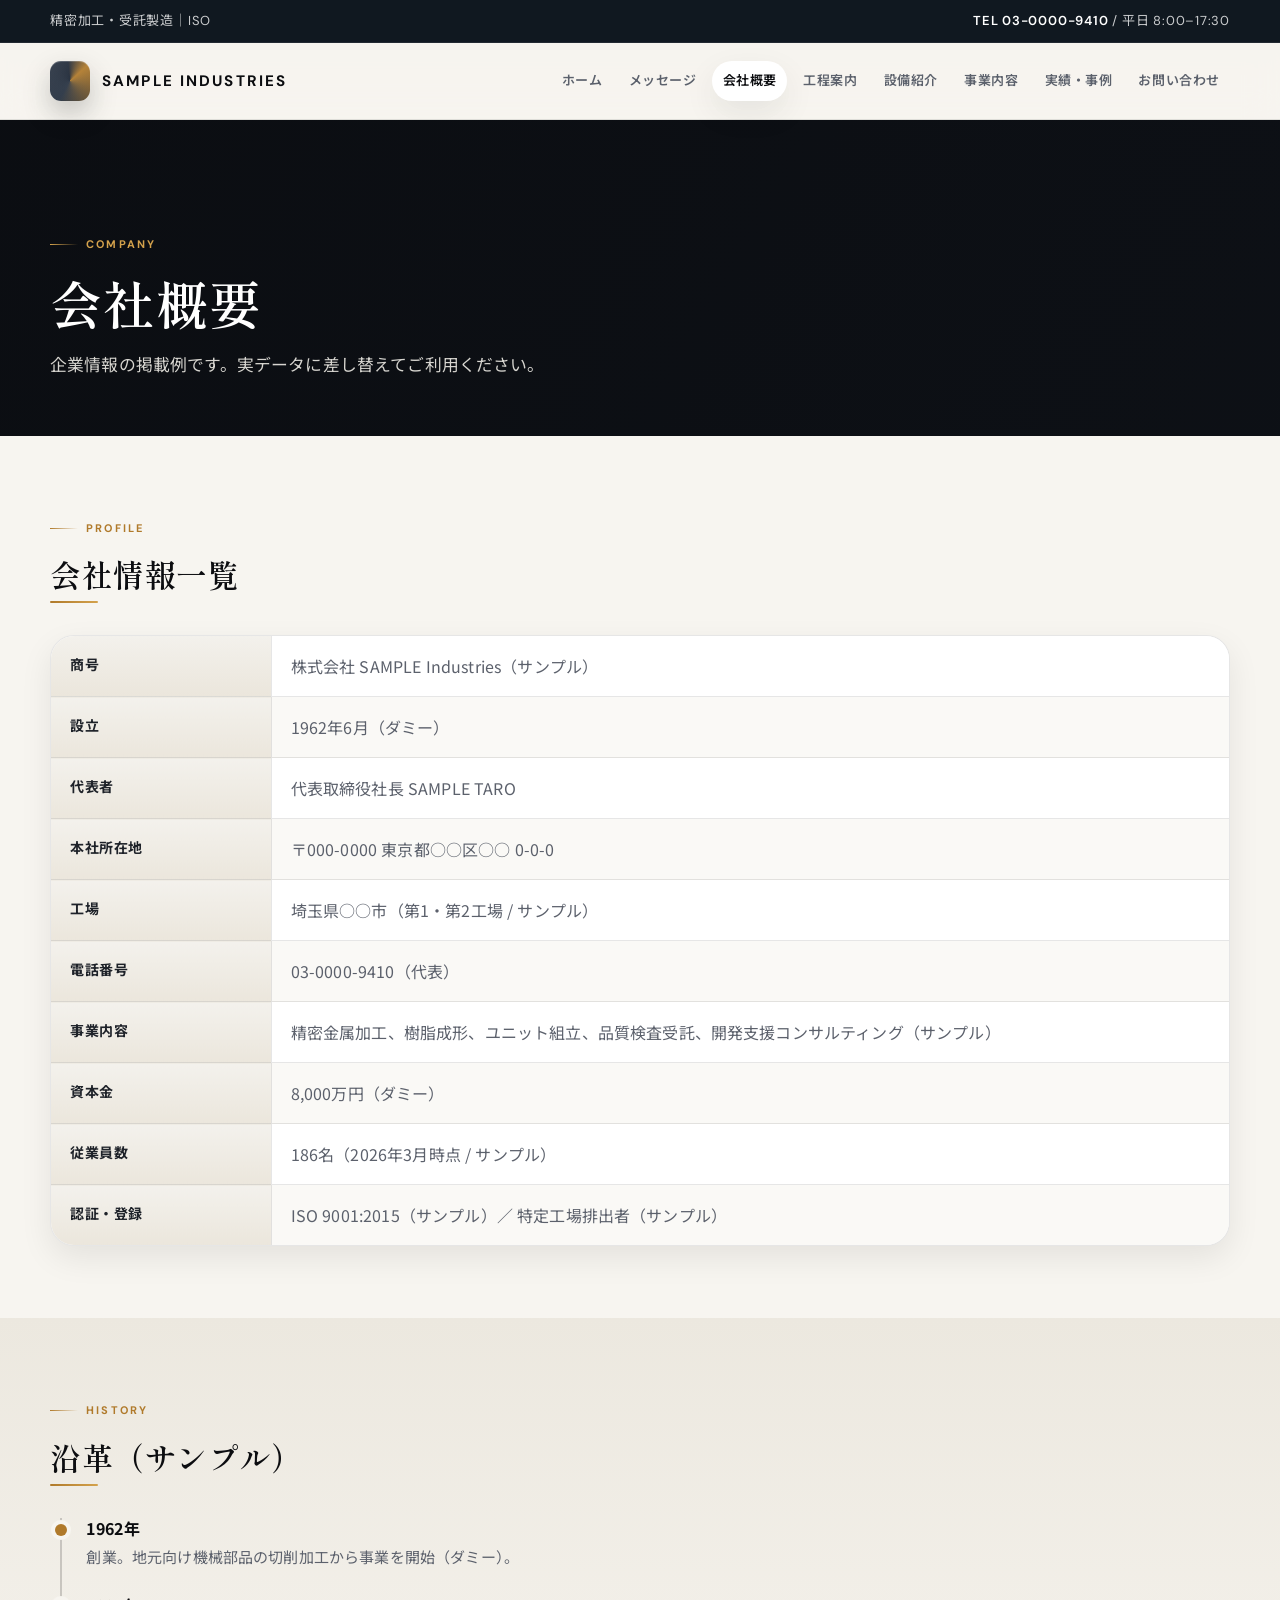
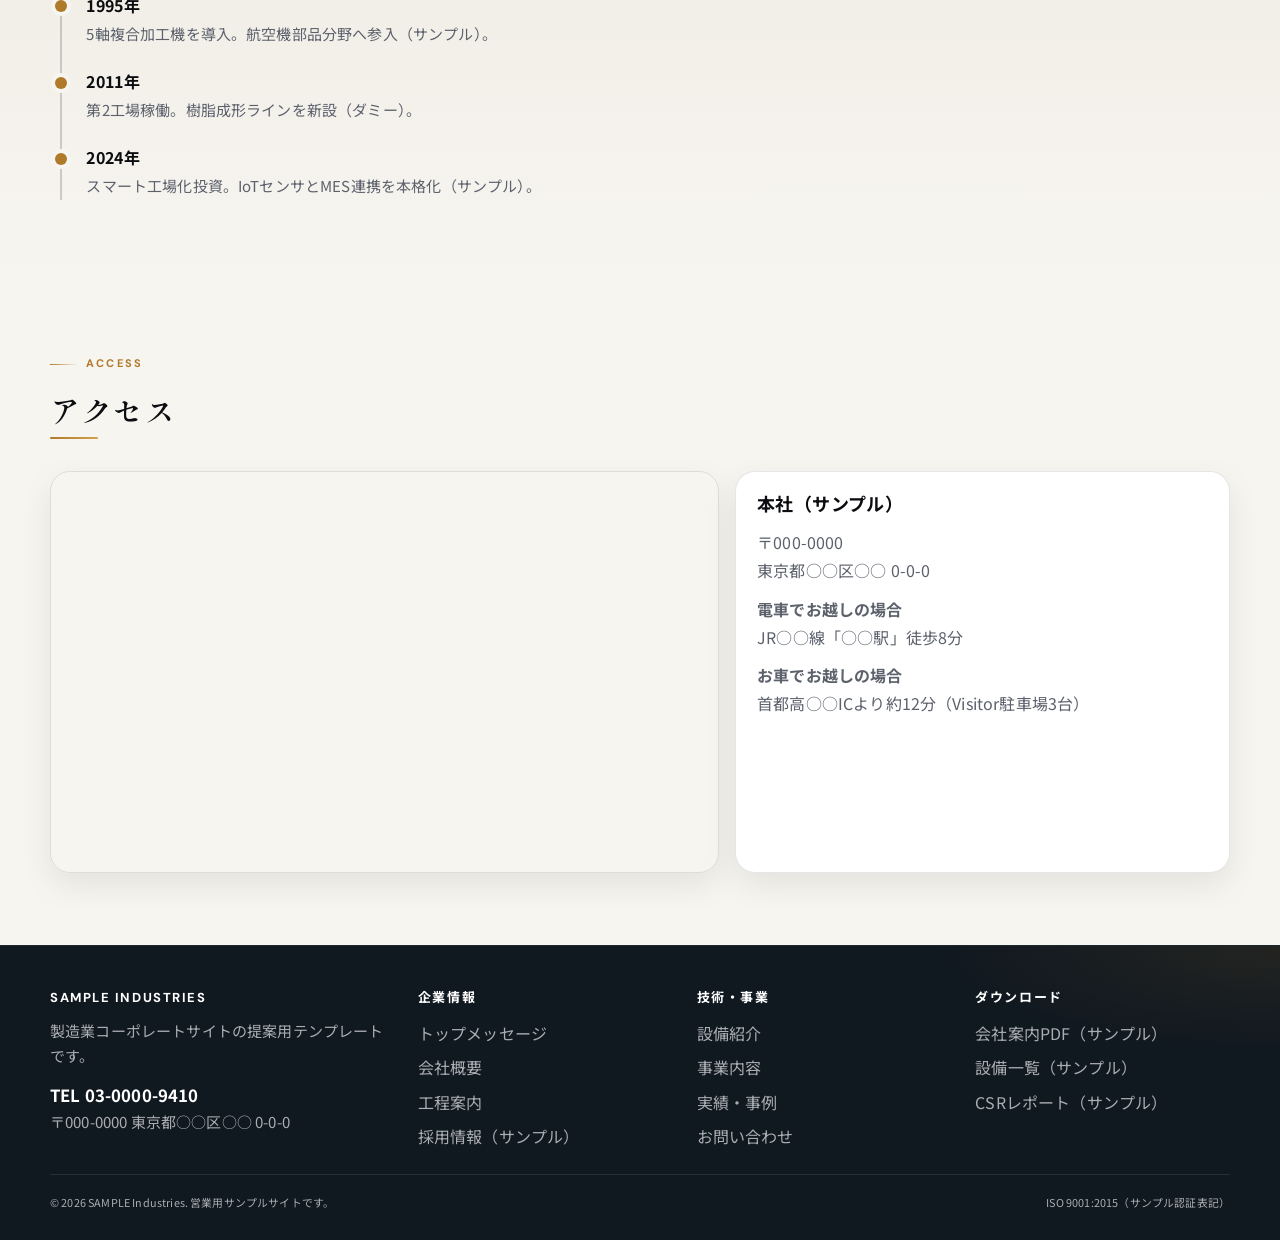
<file: company.html>
<!doctype html>
<html lang="ja">
  <head>
    <meta charset="UTF-8" />
    <meta name="viewport" content="width=device-width, initial-scale=1.0" />
    <title>会社概要 | SAMPLE Industries</title>
    <link rel="preconnect" href="https://fonts.googleapis.com" />
    <link rel="preconnect" href="https://fonts.gstatic.com" crossorigin />
    <link
      href="https://fonts.googleapis.com/css2?family=DM+Sans:ital,opsz,wght@0,9..40,400;0,9..40,500;0,9..40,600;0,9..40,700&family=Noto+Sans+JP:wght@400;500;600;700&family=Shippori+Mincho:wght@500;600;700&display=swap"
      rel="stylesheet"
    />
    <link rel="stylesheet" href="assets/css/style.css" />
  </head>
  <body>
    <div class="topbar">
      <div class="container topbar-inner">
        <div>精密加工・受託製造｜ISO</div>
        <div><strong>TEL 03-0000-9410</strong> / 平日 8:00–17:30</div>
      </div>
    </div>
    <header class="site-header">
      <div class="container header-inner">
        <a href="index.html" class="brand">
          <span class="brand-mark" aria-hidden="true"></span>
          <span>SAMPLE Industries</span>
        </a>
        <button class="nav-toggle" type="button" aria-label="メニューを開く" aria-expanded="false">Menu</button>
        <nav class="global-nav">
          <div class="global-nav__scroll">
          <a href="index.html">ホーム</a>
          <a href="about.html">メッセージ</a>
          <a href="company.html" class="is-active">会社概要</a>
          <a href="process.html">工程案内</a>
          <a href="equipment.html">設備紹介</a>
          <a href="services.html">事業内容</a>
          <a href="works.html">実績・事例</a>
          <a href="contact.html" class="global-nav__contact-link">お問い合わせ</a>
          </div>
          <div class="mobile-nav-cta">
            <div class="mobile-nav-cta__card">
              <p class="mobile-nav-cta__title">
                加工・製造に関するお悩みは、なんでもお気軽にご相談ください！
              </p>
              <a href="contact.html" class="mobile-nav-cta__btn">
                フォームで相談する
                <span class="mobile-nav-cta__btn-icon" aria-hidden="true">▶</span>
              </a>
              <p class="mobile-nav-cta__tel">
                <a href="tel:+81300009410">
                  <svg viewBox="0 0 24 24" width="24" height="24" aria-hidden="true">
                    <path
                      d="M6.62 10.79c1.44 2.83 3.76 5.14 6.59 6.59l2.2-2.2c.27-.27.67-.36 1.02-.24 1.12.37 2.33.57 3.57.57.55 0 1 .45 1 1V20c0 .55-.45 1-1 1-9.39 0-17-7.61-17-17 0-.55.45-1 1-1h3.5c.55 0 1 .45 1 1 0 1.25.2 2.45.57 3.57.11.35.03.74-.25 1.02l-2.2 2.2z"
                    />
                  </svg>
                  03-0000-9410
                </a>
              </p>
              <p class="mobile-nav-cta__hours">お電話でのご相談はこちら（土日を除く 平日8:00〜17:30）</p>
            </div>
          </div>
        </nav>
      </div>
    </header>

    <main>
      <section class="sub-hero bg-image-section" style="--bg-image: url('https://images.unsplash.com/photo-1486406146926-c627a92ad1ab?auto=format&fit=crop&w=2000&q=80')">
        <div class="container">
          <span class="eyebrow">Company</span>
          <h1>会社概要</h1>
          <p class="lead">企業情報の掲載例です。実データに差し替えてご利用ください。</p>
        </div>
      </section>

      <section>
        <div class="container">
          <div class="section-head">
            <span class="eyebrow">Profile</span>
            <h2>会社情報一覧</h2>
          </div>
          <div class="profile-table-wrap">
            <table class="profile-table">
              <tbody>
                <tr>
                  <th>商号</th>
                  <td>株式会社 SAMPLE Industries（サンプル）</td>
                </tr>
                <tr>
                  <th>設立</th>
                  <td>1962年6月（ダミー）</td>
                </tr>
                <tr>
                  <th>代表者</th>
                  <td>代表取締役社長 SAMPLE TARO</td>
                </tr>
                <tr>
                  <th>本社所在地</th>
                  <td>〒000-0000 東京都○○区○○ 0-0-0</td>
                </tr>
                <tr>
                  <th>工場</th>
                  <td>埼玉県○○市（第1・第2工場 / サンプル）</td>
                </tr>
                <tr>
                  <th>電話番号</th>
                  <td>03-0000-9410（代表）</td>
                </tr>
                <tr>
                  <th>事業内容</th>
                  <td>精密金属加工、樹脂成形、ユニット組立、品質検査受託、開発支援コンサルティング（サンプル）</td>
                </tr>
                <tr>
                  <th>資本金</th>
                  <td>8,000万円（ダミー）</td>
                </tr>
                <tr>
                  <th>従業員数</th>
                  <td>186名（2026年3月時点 / サンプル）</td>
                </tr>
                <tr>
                  <th>認証・登録</th>
                  <td>ISO 9001:2015（サンプル）／ 特定工場排出者（サンプル）</td>
                </tr>
              </tbody>
            </table>
          </div>
        </div>
      </section>

      <section class="section-muted">
        <div class="container">
          <div class="section-head">
            <span class="eyebrow">History</span>
            <h2>沿革（サンプル）</h2>
          </div>
          <div class="timeline">
            <div class="timeline-item">
              <h3>1962年</h3>
              <p>創業。地元向け機械部品の切削加工から事業を開始（ダミー）。</p>
            </div>
            <div class="timeline-item">
              <h3>1995年</h3>
              <p>5軸複合加工機を導入。航空機部品分野へ参入（サンプル）。</p>
            </div>
            <div class="timeline-item">
              <h3>2011年</h3>
              <p>第2工場稼働。樹脂成形ラインを新設（ダミー）。</p>
            </div>
            <div class="timeline-item">
              <h3>2024年</h3>
              <p>スマート工場化投資。IoTセンサとMES連携を本格化（サンプル）。</p>
            </div>
          </div>
        </div>
      </section>

      <section>
        <div class="container">
          <div class="section-head">
            <span class="eyebrow">Access</span>
            <h2>アクセス</h2>
          </div>
          <div class="access-grid">
            <div class="map-frame">
              <iframe
                title="本社周辺地図（サンプル）"
                loading="lazy"
                referrerpolicy="no-referrer-when-downgrade"
                src="https://www.google.com/maps/embed?pb=!1m18!1m12!1m3!1d3240.827853398567!2d139.76493687577527!3d35.68123637258728!2m3!1f0!2f0!3f0!3m2!1i1024!2i768!4f13.1!3m3!1m2!1s0x60188bfbd89f700b%3A0x277c49ba34ed38!2z5p2x5Lqs6aeF!5e0!3m2!1sja!2sjp!4v1710000000000!5m2!1sja!2sjp"
              ></iframe>
            </div>
            <div class="access-card">
              <h3>本社（サンプル）</h3>
              <p>〒000-0000<br />東京都○○区○○ 0-0-0</p>
              <p><strong>電車でお越しの場合</strong><br />JR○○線「○○駅」徒歩8分</p>
              <p><strong>お車でお越しの場合</strong><br />首都高○○ICより約12分（Visitor駐車場3台）</p>
            </div>
          </div>
        </div>
      </section>
    </main>

    <footer class="site-footer">
      <div class="container">
        <div class="footer-grid">
          <div class="footer-col footer-contact">
            <h3>SAMPLE Industries</h3>
            <p>製造業コーポレートサイトの提案用テンプレートです。</p>
            <p><strong>TEL 03-0000-9410</strong><br />〒000-0000 東京都○○区○○ 0-0-0</p>
          </div>
          <div class="footer-col">
            <h3>企業情報</h3>
            <ul>
              <li><a href="about.html">トップメッセージ</a></li>
              <li><a href="company.html">会社概要</a></li>
              <li><a href="process.html">工程案内</a></li>
              <li><a href="recruit.html">採用情報（サンプル）</a></li>
            </ul>
          </div>
          <div class="footer-col">
            <h3>技術・事業</h3>
            <ul>
              <li><a href="equipment.html">設備紹介</a></li>
              <li><a href="services.html">事業内容</a></li>
              <li><a href="works.html">実績・事例</a></li>
              <li><a href="contact.html">お問い合わせ</a></li>
            </ul>
          </div>
          <div class="footer-col">
            <h3>ダウンロード</h3>
            <ul>
              <li><a href="contact.html">会社案内PDF（サンプル）</a></li>
              <li><a href="contact.html">設備一覧（サンプル）</a></li>
              <li><a href="contact.html">CSRレポート（サンプル）</a></li>
            </ul>
          </div>
        </div>
        <div class="footer-bottom">
          <small>© 2026 SAMPLE Industries. 営業用サンプルサイトです。</small>
          <small>ISO 9001:2015（サンプル認証表記）</small>
        </div>
      </div>
    </footer>

    <script src="assets/js/main.js"></script>
  </body>
</html>
</file>
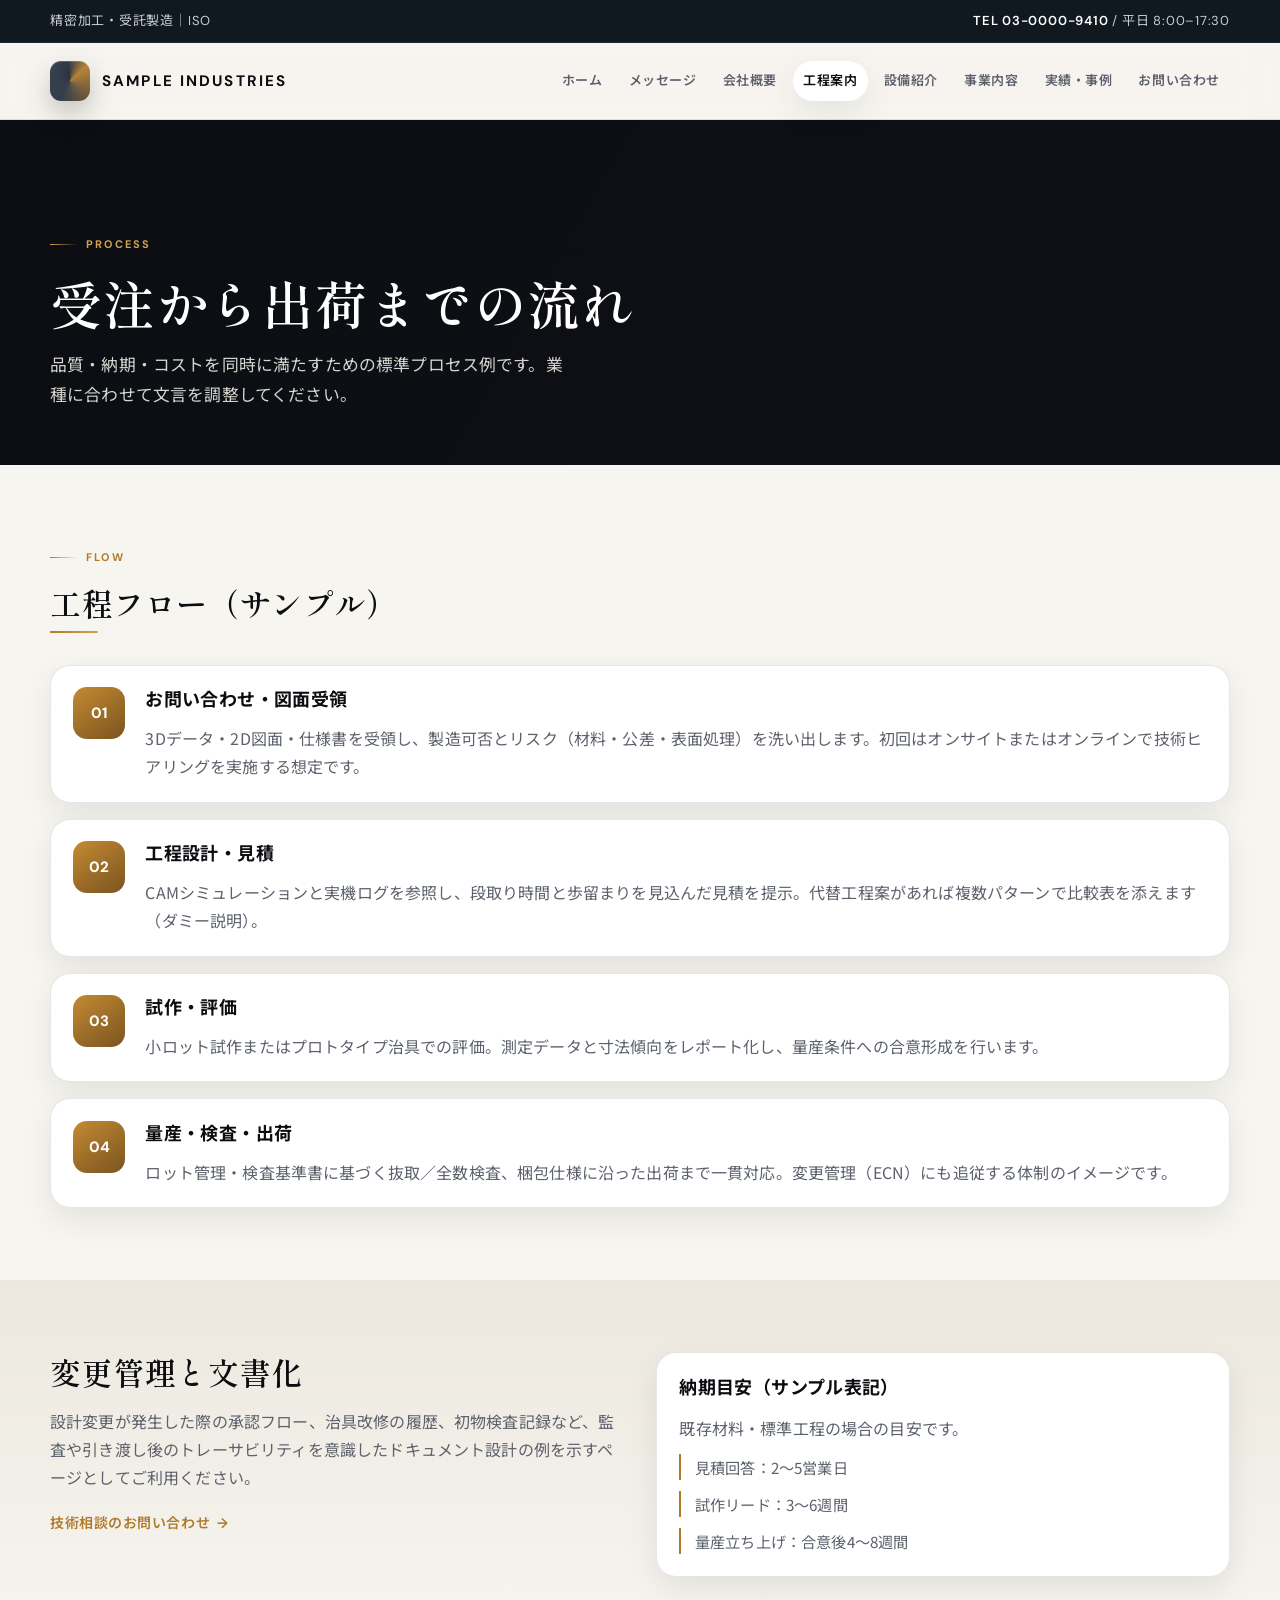
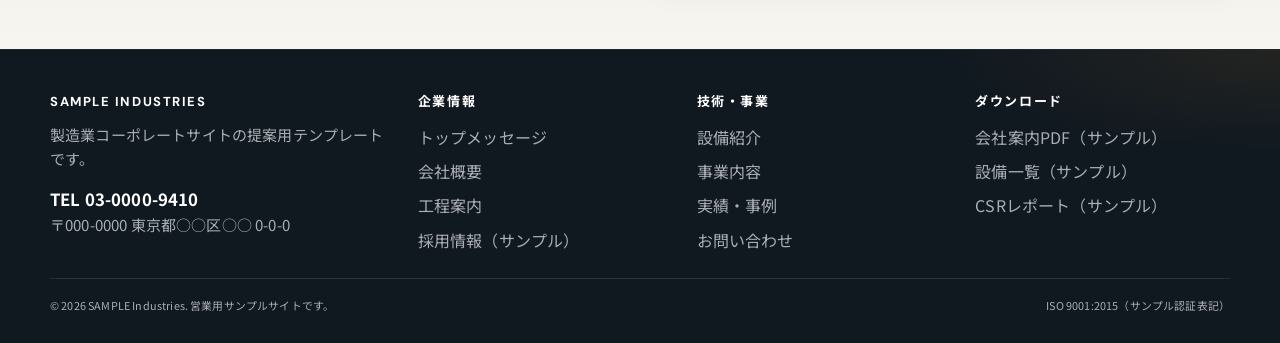
<file: process.html>
<!doctype html>
<html lang="ja">
  <head>
    <meta charset="UTF-8" />
    <meta name="viewport" content="width=device-width, initial-scale=1.0" />
    <title>工程案内 | SAMPLE Industries</title>
    <link rel="preconnect" href="https://fonts.googleapis.com" />
    <link rel="preconnect" href="https://fonts.gstatic.com" crossorigin />
    <link
      href="https://fonts.googleapis.com/css2?family=DM+Sans:ital,opsz,wght@0,9..40,400;0,9..40,500;0,9..40,600;0,9..40,700&family=Noto+Sans+JP:wght@400;500;600;700&family=Shippori+Mincho:wght@500;600;700&display=swap"
      rel="stylesheet"
    />
    <link rel="stylesheet" href="assets/css/style.css" />
  </head>
  <body>
    <div class="topbar">
      <div class="container topbar-inner">
        <div>精密加工・受託製造｜ISO</div>
        <div><strong>TEL 03-0000-9410</strong> / 平日 8:00–17:30</div>
      </div>
    </div>
    <header class="site-header">
      <div class="container header-inner">
        <a href="index.html" class="brand">
          <span class="brand-mark" aria-hidden="true"></span>
          <span>SAMPLE Industries</span>
        </a>
        <button class="nav-toggle" type="button" aria-label="メニューを開く" aria-expanded="false">Menu</button>
        <nav class="global-nav">
          <div class="global-nav__scroll">
          <a href="index.html">ホーム</a>
          <a href="about.html">メッセージ</a>
          <a href="company.html">会社概要</a>
          <a href="process.html" class="is-active">工程案内</a>
          <a href="equipment.html">設備紹介</a>
          <a href="services.html">事業内容</a>
          <a href="works.html">実績・事例</a>
          <a href="contact.html" class="global-nav__contact-link">お問い合わせ</a>
          </div>
          <div class="mobile-nav-cta">
            <div class="mobile-nav-cta__card">
              <p class="mobile-nav-cta__title">
                加工・製造に関するお悩みは、なんでもお気軽にご相談ください！
              </p>
              <a href="contact.html" class="mobile-nav-cta__btn">
                フォームで相談する
                <span class="mobile-nav-cta__btn-icon" aria-hidden="true">▶</span>
              </a>
              <p class="mobile-nav-cta__tel">
                <a href="tel:+81300009410">
                  <svg viewBox="0 0 24 24" width="24" height="24" aria-hidden="true">
                    <path
                      d="M6.62 10.79c1.44 2.83 3.76 5.14 6.59 6.59l2.2-2.2c.27-.27.67-.36 1.02-.24 1.12.37 2.33.57 3.57.57.55 0 1 .45 1 1V20c0 .55-.45 1-1 1-9.39 0-17-7.61-17-17 0-.55.45-1 1-1h3.5c.55 0 1 .45 1 1 0 1.25.2 2.45.57 3.57.11.35.03.74-.25 1.02l-2.2 2.2z"
                    />
                  </svg>
                  03-0000-9410
                </a>
              </p>
              <p class="mobile-nav-cta__hours">お電話でのご相談はこちら（土日を除く 平日8:00〜17:30）</p>
            </div>
          </div>
        </nav>
      </div>
    </header>

    <main>
      <section class="sub-hero bg-image-section" style="--bg-image: url('https://images.unsplash.com/photo-1611273426858-450d8e3c9fce?auto=format&fit=crop&w=2000&q=80')">
        <div class="container">
          <span class="eyebrow">Process</span>
          <h1>受注から出荷までの流れ</h1>
          <p class="lead">品質・納期・コストを同時に満たすための標準プロセス例です。業種に合わせて文言を調整してください。</p>
        </div>
      </section>

      <section>
        <div class="container">
          <div class="section-head">
            <span class="eyebrow">Flow</span>
            <h2>工程フロー（サンプル）</h2>
          </div>
          <div class="process-track">
            <article class="process-step">
              <div class="process-step__badge">01</div>
              <div>
                <h3>お問い合わせ・図面受領</h3>
                <p>
                  3Dデータ・2D図面・仕様書を受領し、製造可否とリスク（材料・公差・表面処理）を洗い出します。初回はオンサイトまたはオンラインで技術ヒアリングを実施する想定です。
                </p>
              </div>
            </article>
            <article class="process-step">
              <div class="process-step__badge">02</div>
              <div>
                <h3>工程設計・見積</h3>
                <p>
                  CAMシミュレーションと実機ログを参照し、段取り時間と歩留まりを見込んだ見積を提示。代替工程案があれば複数パターンで比較表を添えます（ダミー説明）。
                </p>
              </div>
            </article>
            <article class="process-step">
              <div class="process-step__badge">03</div>
              <div>
                <h3>試作・評価</h3>
                <p>
                  小ロット試作またはプロトタイプ治具での評価。測定データと寸法傾向をレポート化し、量産条件への合意形成を行います。
                </p>
              </div>
            </article>
            <article class="process-step">
              <div class="process-step__badge">04</div>
              <div>
                <h3>量産・検査・出荷</h3>
                <p>
                  ロット管理・検査基準書に基づく抜取／全数検査、梱包仕様に沿った出荷まで一貫対応。変更管理（ECN）にも追従する体制のイメージです。
                </p>
              </div>
            </article>
          </div>
        </div>
      </section>

      <section class="section-muted">
        <div class="container hero-grid">
          <div class="text-block">
            <h2>変更管理と文書化</h2>
            <p>
              設計変更が発生した際の承認フロー、治具改修の履歴、初物検査記録など、監査や引き渡し後のトレーサビリティを意識したドキュメント設計の例を示すページとしてご利用ください。
            </p>
            <p><a href="contact.html" class="section-link">技術相談のお問い合わせ</a></p>
          </div>
          <div class="card">
            <h3>納期目安（サンプル表記）</h3>
            <p style="margin-bottom: 0.75rem">既存材料・標準工程の場合の目安です。</p>
            <ul class="feature-list" style="margin-top: 0">
              <li>見積回答：2〜5営業日</li>
              <li>試作リード：3〜6週間</li>
              <li>量産立ち上げ：合意後4〜8週間</li>
            </ul>
          </div>
        </div>
      </section>
    </main>

    <footer class="site-footer">
      <div class="container">
        <div class="footer-grid">
          <div class="footer-col footer-contact">
            <h3>SAMPLE Industries</h3>
            <p>製造業コーポレートサイトの提案用テンプレートです。</p>
            <p><strong>TEL 03-0000-9410</strong><br />〒000-0000 東京都○○区○○ 0-0-0</p>
          </div>
          <div class="footer-col">
            <h3>企業情報</h3>
            <ul>
              <li><a href="about.html">トップメッセージ</a></li>
              <li><a href="company.html">会社概要</a></li>
              <li><a href="process.html">工程案内</a></li>
              <li><a href="recruit.html">採用情報（サンプル）</a></li>
            </ul>
          </div>
          <div class="footer-col">
            <h3>技術・事業</h3>
            <ul>
              <li><a href="equipment.html">設備紹介</a></li>
              <li><a href="services.html">事業内容</a></li>
              <li><a href="works.html">実績・事例</a></li>
              <li><a href="contact.html">お問い合わせ</a></li>
            </ul>
          </div>
          <div class="footer-col">
            <h3>ダウンロード</h3>
            <ul>
              <li><a href="contact.html">会社案内PDF（サンプル）</a></li>
              <li><a href="contact.html">設備一覧（サンプル）</a></li>
              <li><a href="contact.html">CSRレポート（サンプル）</a></li>
            </ul>
          </div>
        </div>
        <div class="footer-bottom">
          <small>© 2026 SAMPLE Industries. 営業用サンプルサイトです。</small>
          <small>ISO 9001:2015（サンプル認証表記）</small>
        </div>
      </div>
    </footer>

    <script src="assets/js/main.js"></script>
  </body>
</html>
</file>
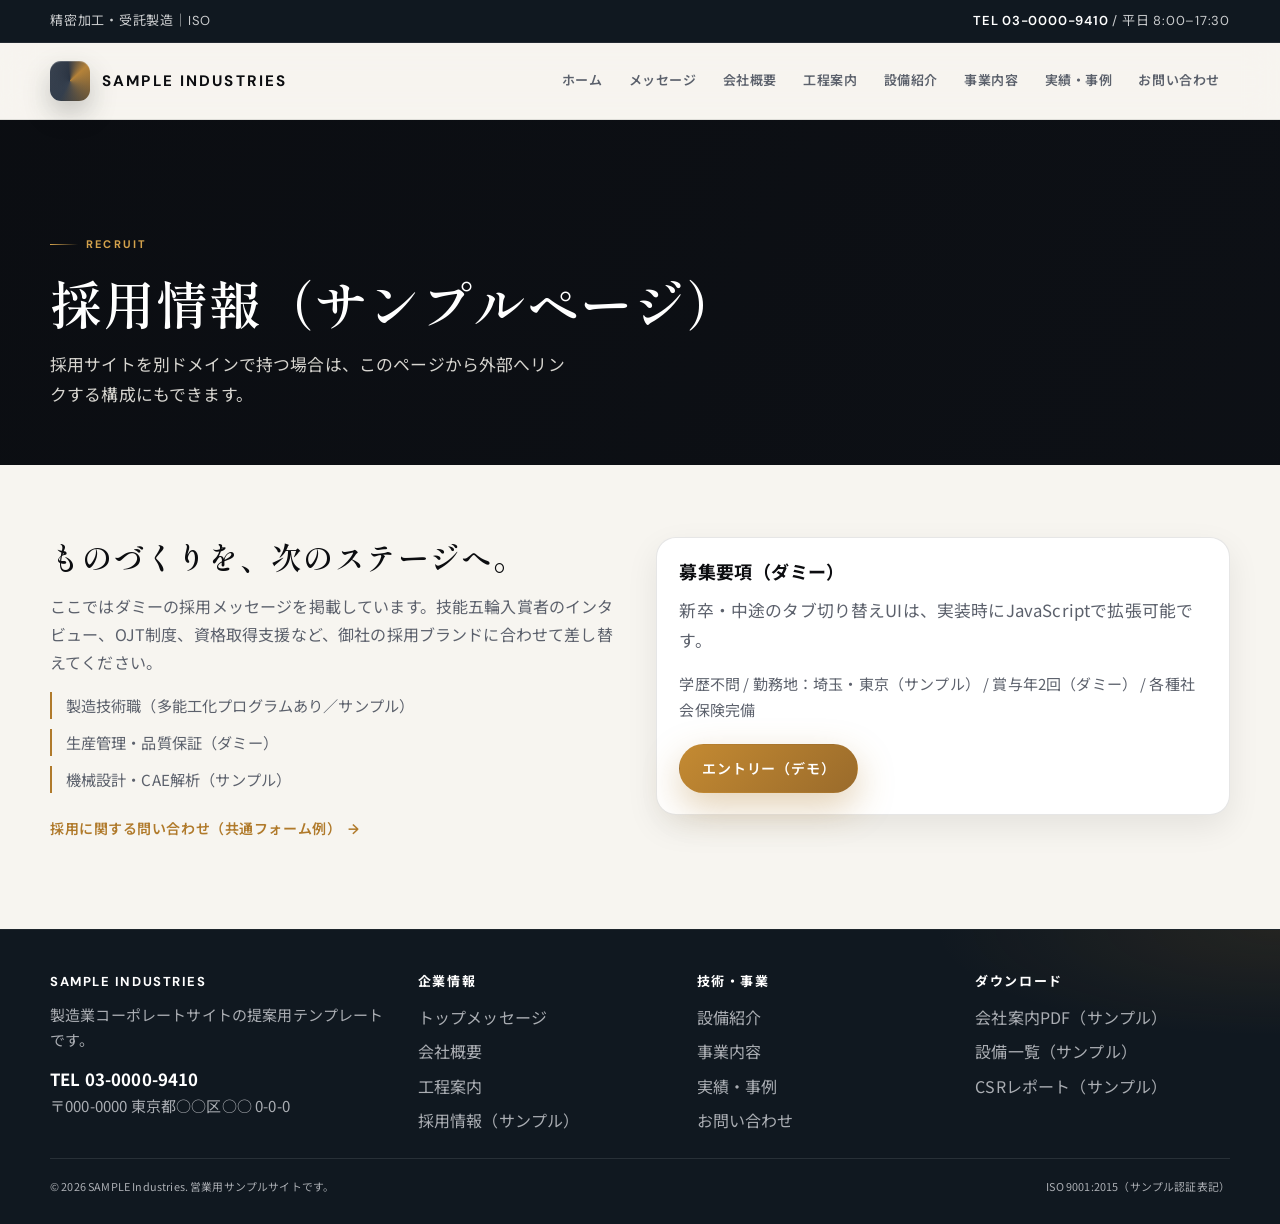
<file: recruit.html>
<!doctype html>
<html lang="ja">
  <head>
    <meta charset="UTF-8" />
    <meta name="viewport" content="width=device-width, initial-scale=1.0" />
    <title>採用情報（サンプル） | SAMPLE Industries</title>
    <link rel="preconnect" href="https://fonts.googleapis.com" />
    <link rel="preconnect" href="https://fonts.gstatic.com" crossorigin />
    <link
      href="https://fonts.googleapis.com/css2?family=DM+Sans:ital,opsz,wght@0,9..40,400;0,9..40,500;0,9..40,600;0,9..40,700&family=Noto+Sans+JP:wght@400;500;600;700&family=Shippori+Mincho:wght@500;600;700&display=swap"
      rel="stylesheet"
    />
    <link rel="stylesheet" href="assets/css/style.css" />
  </head>
  <body>
    <div class="topbar">
      <div class="container topbar-inner">
        <div>精密加工・受託製造｜ISO</div>
        <div><strong>TEL 03-0000-9410</strong> / 平日 8:00–17:30</div>
      </div>
    </div>
    <header class="site-header">
      <div class="container header-inner">
        <a href="index.html" class="brand">
          <span class="brand-mark" aria-hidden="true"></span>
          <span>SAMPLE Industries</span>
        </a>
        <button class="nav-toggle" type="button" aria-label="メニューを開く" aria-expanded="false">Menu</button>
        <nav class="global-nav">
          <div class="global-nav__scroll">
          <a href="index.html">ホーム</a>
          <a href="about.html">メッセージ</a>
          <a href="company.html">会社概要</a>
          <a href="process.html">工程案内</a>
          <a href="equipment.html">設備紹介</a>
          <a href="services.html">事業内容</a>
          <a href="works.html">実績・事例</a>
          <a href="contact.html" class="global-nav__contact-link">お問い合わせ</a>
          </div>
          <div class="mobile-nav-cta">
            <div class="mobile-nav-cta__card">
              <p class="mobile-nav-cta__title">
                加工・製造に関するお悩みは、なんでもお気軽にご相談ください！
              </p>
              <a href="contact.html" class="mobile-nav-cta__btn">
                フォームで相談する
                <span class="mobile-nav-cta__btn-icon" aria-hidden="true">▶</span>
              </a>
              <p class="mobile-nav-cta__tel">
                <a href="tel:+81300009410">
                  <svg viewBox="0 0 24 24" width="24" height="24" aria-hidden="true">
                    <path
                      d="M6.62 10.79c1.44 2.83 3.76 5.14 6.59 6.59l2.2-2.2c.27-.27.67-.36 1.02-.24 1.12.37 2.33.57 3.57.57.55 0 1 .45 1 1V20c0 .55-.45 1-1 1-9.39 0-17-7.61-17-17 0-.55.45-1 1-1h3.5c.55 0 1 .45 1 1 0 1.25.2 2.45.57 3.57.11.35.03.74-.25 1.02l-2.2 2.2z"
                    />
                  </svg>
                  03-0000-9410
                </a>
              </p>
              <p class="mobile-nav-cta__hours">お電話でのご相談はこちら（土日を除く 平日8:00〜17:30）</p>
            </div>
          </div>
        </nav>
      </div>
    </header>

    <main>
      <section class="sub-hero bg-image-section" style="--bg-image: url('https://images.unsplash.com/photo-1522071820081-009f0129c71c?auto=format&fit=crop&w=2000&q=80')">
        <div class="container">
          <span class="eyebrow">Recruit</span>
          <h1>採用情報（サンプルページ）</h1>
          <p class="lead">採用サイトを別ドメインで持つ場合は、このページから外部へリンクする構成にもできます。</p>
        </div>
      </section>

      <section>
        <div class="container hero-grid">
          <div class="text-block">
            <h2>ものづくりを、次のステージへ。</h2>
            <p>
              ここではダミーの採用メッセージを掲載しています。技能五輪入賞者のインタビュー、OJT制度、資格取得支援など、御社の採用ブランドに合わせて差し替えてください。
            </p>
            <ul class="feature-list">
              <li>製造技術職（多能工化プログラムあり／サンプル）</li>
              <li>生産管理・品質保証（ダミー）</li>
              <li>機械設計・CAE解析（サンプル）</li>
            </ul>
            <p style="margin-top: 1.25rem">
              <a href="contact.html" class="section-link">採用に関する問い合わせ（共通フォーム例）</a>
            </p>
          </div>
          <div class="card">
            <h3>募集要項（ダミー）</h3>
            <p class="lead" style="margin-bottom: 1rem">新卒・中途のタブ切り替えUIは、実装時にJavaScriptで拡張可能です。</p>
            <p style="margin: 0; color: var(--muted); font-size: 0.9375rem">
              学歴不問 / 勤務地：埼玉・東京（サンプル） / 賞与年2回（ダミー） / 各種社会保険完備
            </p>
            <p style="margin-top: 1.25rem">
              <button type="button" class="btn btn-primary">エントリー（デモ）</button>
            </p>
          </div>
        </div>
      </section>
    </main>

    <footer class="site-footer">
      <div class="container">
        <div class="footer-grid">
          <div class="footer-col footer-contact">
            <h3>SAMPLE Industries</h3>
            <p>製造業コーポレートサイトの提案用テンプレートです。</p>
            <p><strong>TEL 03-0000-9410</strong><br />〒000-0000 東京都○○区○○ 0-0-0</p>
          </div>
          <div class="footer-col">
            <h3>企業情報</h3>
            <ul>
              <li><a href="about.html">トップメッセージ</a></li>
              <li><a href="company.html">会社概要</a></li>
              <li><a href="process.html">工程案内</a></li>
              <li><a href="recruit.html">採用情報（サンプル）</a></li>
            </ul>
          </div>
          <div class="footer-col">
            <h3>技術・事業</h3>
            <ul>
              <li><a href="equipment.html">設備紹介</a></li>
              <li><a href="services.html">事業内容</a></li>
              <li><a href="works.html">実績・事例</a></li>
              <li><a href="contact.html">お問い合わせ</a></li>
            </ul>
          </div>
          <div class="footer-col">
            <h3>ダウンロード</h3>
            <ul>
              <li><a href="contact.html">会社案内PDF（サンプル）</a></li>
              <li><a href="contact.html">設備一覧（サンプル）</a></li>
              <li><a href="contact.html">CSRレポート（サンプル）</a></li>
            </ul>
          </div>
        </div>
        <div class="footer-bottom">
          <small>© 2026 SAMPLE Industries. 営業用サンプルサイトです。</small>
          <small>ISO 9001:2015（サンプル認証表記）</small>
        </div>
      </div>
    </footer>

    <script src="assets/js/main.js"></script>
  </body>
</html>
</file>
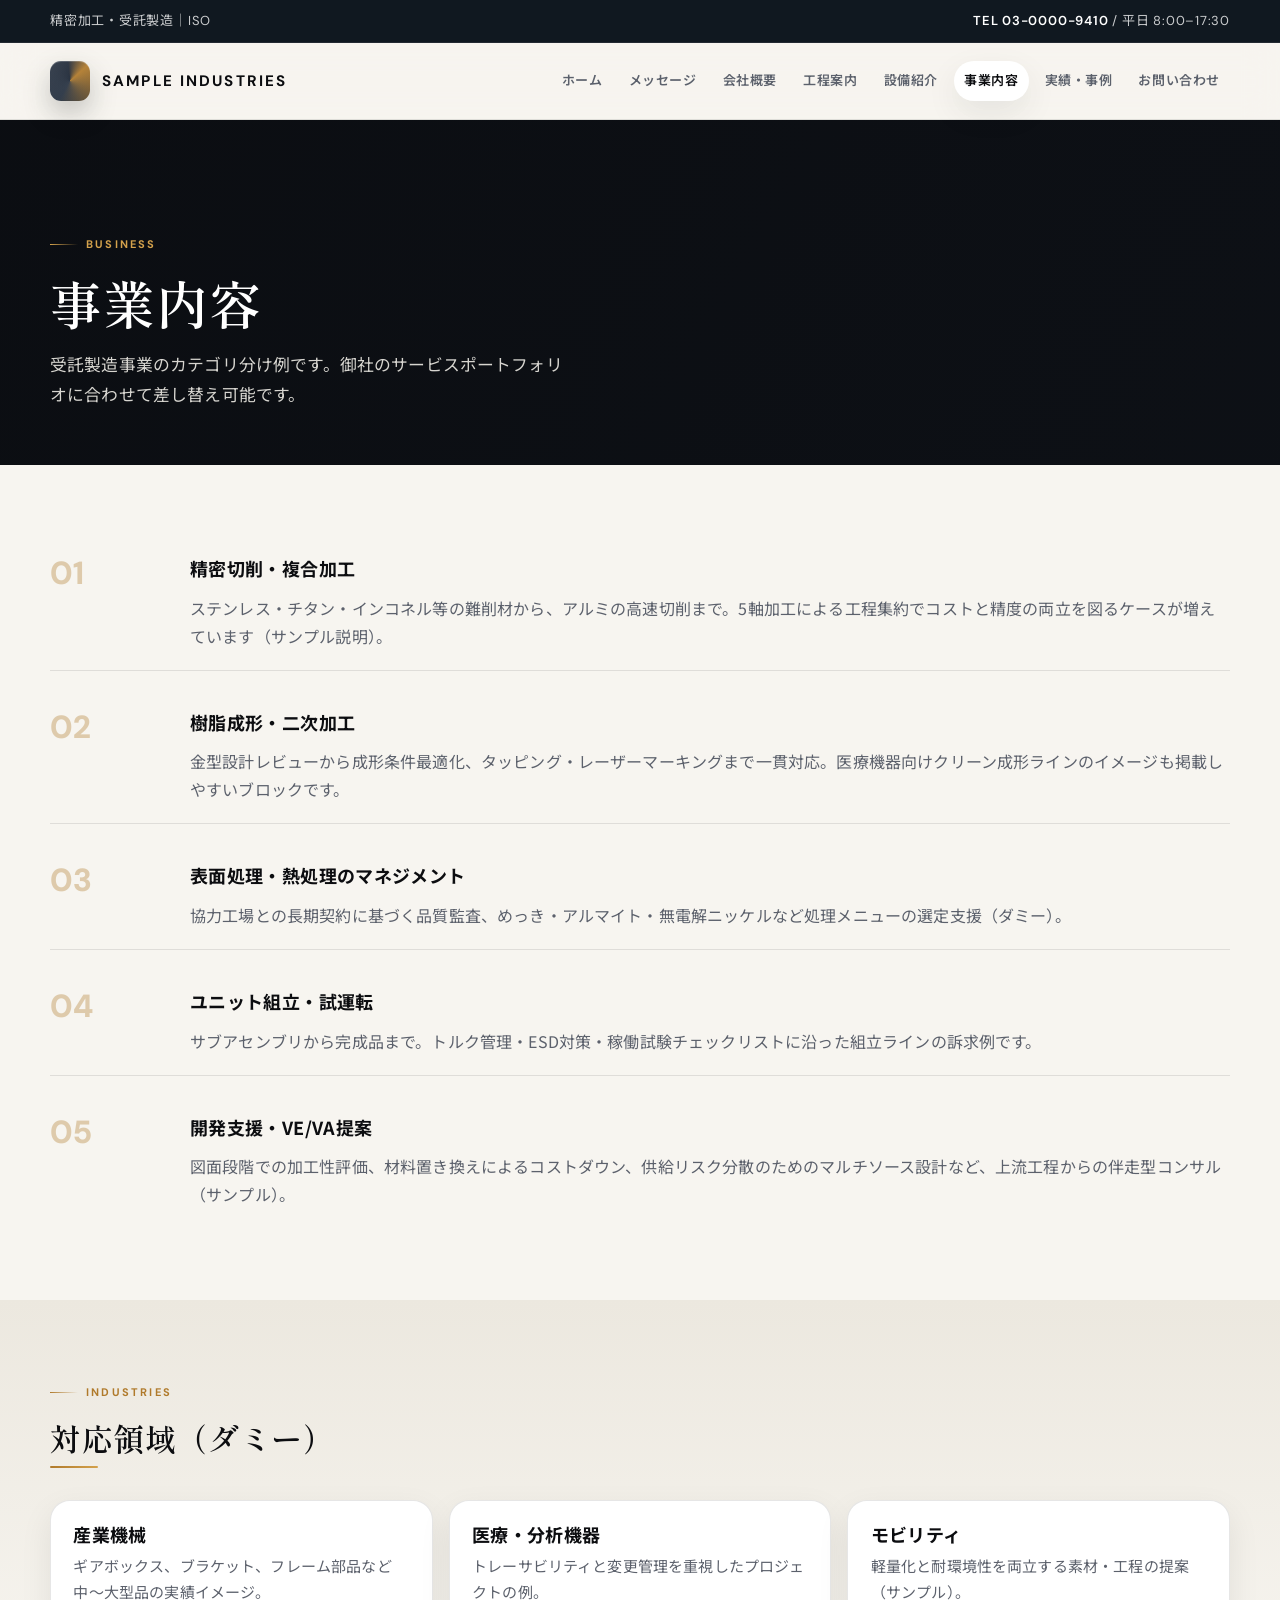
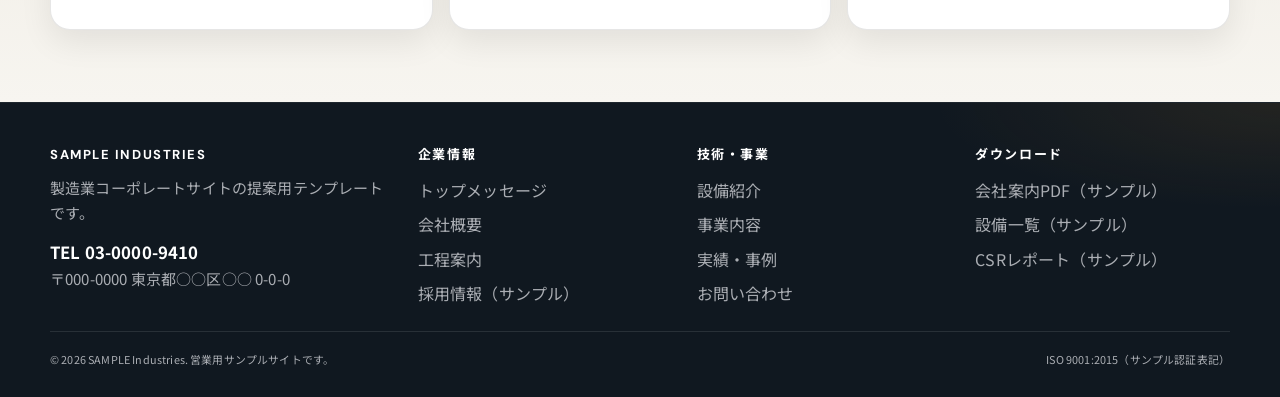
<file: services.html>
<!doctype html>
<html lang="ja">
  <head>
    <meta charset="UTF-8" />
    <meta name="viewport" content="width=device-width, initial-scale=1.0" />
    <title>事業内容 | SAMPLE Industries</title>
    <link rel="preconnect" href="https://fonts.googleapis.com" />
    <link rel="preconnect" href="https://fonts.gstatic.com" crossorigin />
    <link
      href="https://fonts.googleapis.com/css2?family=DM+Sans:ital,opsz,wght@0,9..40,400;0,9..40,500;0,9..40,600;0,9..40,700&family=Noto+Sans+JP:wght@400;500;600;700&family=Shippori+Mincho:wght@500;600;700&display=swap"
      rel="stylesheet"
    />
    <link rel="stylesheet" href="assets/css/style.css" />
  </head>
  <body>
    <div class="topbar">
      <div class="container topbar-inner">
        <div>精密加工・受託製造｜ISO</div>
        <div><strong>TEL 03-0000-9410</strong> / 平日 8:00–17:30</div>
      </div>
    </div>
    <header class="site-header">
      <div class="container header-inner">
        <a href="index.html" class="brand">
          <span class="brand-mark" aria-hidden="true"></span>
          <span>SAMPLE Industries</span>
        </a>
        <button class="nav-toggle" type="button" aria-label="メニューを開く" aria-expanded="false">Menu</button>
        <nav class="global-nav">
          <div class="global-nav__scroll">
          <a href="index.html">ホーム</a>
          <a href="about.html">メッセージ</a>
          <a href="company.html">会社概要</a>
          <a href="process.html">工程案内</a>
          <a href="equipment.html">設備紹介</a>
          <a href="services.html" class="is-active">事業内容</a>
          <a href="works.html">実績・事例</a>
          <a href="contact.html" class="global-nav__contact-link">お問い合わせ</a>
          </div>
          <div class="mobile-nav-cta">
            <div class="mobile-nav-cta__card">
              <p class="mobile-nav-cta__title">
                加工・製造に関するお悩みは、なんでもお気軽にご相談ください！
              </p>
              <a href="contact.html" class="mobile-nav-cta__btn">
                フォームで相談する
                <span class="mobile-nav-cta__btn-icon" aria-hidden="true">▶</span>
              </a>
              <p class="mobile-nav-cta__tel">
                <a href="tel:+81300009410">
                  <svg viewBox="0 0 24 24" width="24" height="24" aria-hidden="true">
                    <path
                      d="M6.62 10.79c1.44 2.83 3.76 5.14 6.59 6.59l2.2-2.2c.27-.27.67-.36 1.02-.24 1.12.37 2.33.57 3.57.57.55 0 1 .45 1 1V20c0 .55-.45 1-1 1-9.39 0-17-7.61-17-17 0-.55.45-1 1-1h3.5c.55 0 1 .45 1 1 0 1.25.2 2.45.57 3.57.11.35.03.74-.25 1.02l-2.2 2.2z"
                    />
                  </svg>
                  03-0000-9410
                </a>
              </p>
              <p class="mobile-nav-cta__hours">お電話でのご相談はこちら（土日を除く 平日8:00〜17:30）</p>
            </div>
          </div>
        </nav>
      </div>
    </header>

    <main>
      <section class="sub-hero bg-image-section" style="--bg-image: url('https://images.unsplash.com/photo-1565514020179-026b92b84bb6?auto=format&fit=crop&w=2000&q=80')">
        <div class="container">
          <span class="eyebrow">Business</span>
          <h1>事業内容</h1>
          <p class="lead">受託製造事業のカテゴリ分け例です。御社のサービスポートフォリオに合わせて差し替え可能です。</p>
        </div>
      </section>

      <section>
        <div class="container">
          <div class="service-detail">
            <article>
              <div class="service-detail__index">01</div>
              <div>
                <h3>精密切削・複合加工</h3>
                <p>
                  ステンレス・チタン・インコネル等の難削材から、アルミの高速切削まで。5軸加工による工程集約でコストと精度の両立を図るケースが増えています（サンプル説明）。
                </p>
              </div>
            </article>
            <article>
              <div class="service-detail__index">02</div>
              <div>
                <h3>樹脂成形・二次加工</h3>
                <p>
                  金型設計レビューから成形条件最適化、タッピング・レーザーマーキングまで一貫対応。医療機器向けクリーン成形ラインのイメージも掲載しやすいブロックです。
                </p>
              </div>
            </article>
            <article>
              <div class="service-detail__index">03</div>
              <div>
                <h3>表面処理・熱処理のマネジメント</h3>
                <p>
                  協力工場との長期契約に基づく品質監査、めっき・アルマイト・無電解ニッケルなど処理メニューの選定支援（ダミー）。
                </p>
              </div>
            </article>
            <article>
              <div class="service-detail__index">04</div>
              <div>
                <h3>ユニット組立・試運転</h3>
                <p>
                  サブアセンブリから完成品まで。トルク管理・ESD対策・稼働試験チェックリストに沿った組立ラインの訴求例です。
                </p>
              </div>
            </article>
            <article>
              <div class="service-detail__index">05</div>
              <div>
                <h3>開発支援・VE/VA提案</h3>
                <p>
                  図面段階での加工性評価、材料置き換えによるコストダウン、供給リスク分散のためのマルチソース設計など、上流工程からの伴走型コンサル（サンプル）。
                </p>
              </div>
            </article>
          </div>
        </div>
      </section>

      <section class="section-muted">
        <div class="container">
          <div class="section-head">
            <span class="eyebrow">Industries</span>
            <h2>対応領域（ダミー）</h2>
          </div>
          <div class="service-tiles">
            <article class="service-tile">
              <h3>産業機械</h3>
              <p>ギアボックス、ブラケット、フレーム部品など中〜大型品の実績イメージ。</p>
            </article>
            <article class="service-tile">
              <h3>医療・分析機器</h3>
              <p>トレーサビリティと変更管理を重視したプロジェクトの例。</p>
            </article>
            <article class="service-tile">
              <h3>モビリティ</h3>
              <p>軽量化と耐環境性を両立する素材・工程の提案（サンプル）。</p>
            </article>
          </div>
        </div>
      </section>
    </main>

    <footer class="site-footer">
      <div class="container">
        <div class="footer-grid">
          <div class="footer-col footer-contact">
            <h3>SAMPLE Industries</h3>
            <p>製造業コーポレートサイトの提案用テンプレートです。</p>
            <p><strong>TEL 03-0000-9410</strong><br />〒000-0000 東京都○○区○○ 0-0-0</p>
          </div>
          <div class="footer-col">
            <h3>企業情報</h3>
            <ul>
              <li><a href="about.html">トップメッセージ</a></li>
              <li><a href="company.html">会社概要</a></li>
              <li><a href="process.html">工程案内</a></li>
              <li><a href="recruit.html">採用情報（サンプル）</a></li>
            </ul>
          </div>
          <div class="footer-col">
            <h3>技術・事業</h3>
            <ul>
              <li><a href="equipment.html">設備紹介</a></li>
              <li><a href="services.html">事業内容</a></li>
              <li><a href="works.html">実績・事例</a></li>
              <li><a href="contact.html">お問い合わせ</a></li>
            </ul>
          </div>
          <div class="footer-col">
            <h3>ダウンロード</h3>
            <ul>
              <li><a href="contact.html">会社案内PDF（サンプル）</a></li>
              <li><a href="contact.html">設備一覧（サンプル）</a></li>
              <li><a href="contact.html">CSRレポート（サンプル）</a></li>
            </ul>
          </div>
        </div>
        <div class="footer-bottom">
          <small>© 2026 SAMPLE Industries. 営業用サンプルサイトです。</small>
          <small>ISO 9001:2015（サンプル認証表記）</small>
        </div>
      </div>
    </footer>

    <script src="assets/js/main.js"></script>
  </body>
</html>
</file>
<file: assets/css/style.css>
/* SAMPLE Industries — manufacturing corporate template */

:root {
  --ink: #0c0d10;
  --ink-soft: #1e2229;
  --paper: #f7f5f0;
  --paper-2: #ece8df;
  --line: rgba(12, 13, 16, 0.1);
  --line-strong: rgba(12, 13, 16, 0.18);
  --muted: #5c616c;
  --fog: #8b9099;
  --accent: #b07a2b;
  --accent-2: #d4a24c;
  --deep: #101820;
  --deep-2: #1a2433;
  --glow: rgba(212, 162, 76, 0.35);
  --radius: 20px;
  --radius-sm: 12px;
  --shadow: 0 24px 60px rgba(8, 10, 14, 0.14);
  --shadow-soft: 0 12px 32px rgba(8, 10, 14, 0.08);
  --container: min(1180px, calc(100vw - 2.5rem));
  --font-sans: "Noto Sans JP", "DM Sans", system-ui, sans-serif;
  --font-display: "Shippori Mincho", "Noto Serif JP", serif;
  --font-ui: "DM Sans", "Noto Sans JP", system-ui, sans-serif;
  /* モバイルドロワー：トップバー + ヘッダー分をビューポートから差し引く基準（min-height と一致） */
  --topbar-min-h: 42px;
  --site-header-min-h: 76px;
}

*,
*::before,
*::after {
  box-sizing: border-box;
}

html {
  scroll-behavior: smooth;
}

html.nav-open {
  overflow: hidden !important;
}

body.nav-open {
  overflow: hidden !important;
}

body {
  margin: 0;
  color: var(--ink);
  background: var(--paper);
  font-family: var(--font-sans);
  font-size: 1rem;
  line-height: 1.75;
  letter-spacing: 0.01em;
  -webkit-font-smoothing: antialiased;
}

img {
  max-width: 100%;
  display: block;
}

a {
  color: inherit;
  text-decoration: none;
}

.container {
  width: var(--container);
  margin: 0 auto;
}

/* —— Top bar —— */
.topbar {
  background: var(--deep);
  color: rgba(255, 255, 255, 0.78);
  font-family: var(--font-ui);
  font-size: 0.8125rem;
  letter-spacing: 0.06em;
  border-bottom: 1px solid rgba(255, 255, 255, 0.08);
}

.topbar-inner {
  min-height: 42px;
  display: flex;
  align-items: center;
  justify-content: space-between;
  flex-wrap: wrap;
}

.topbar strong {
  color: #fff;
  font-weight: 600;
}

/* —— Header —— */
.site-header {
  position: sticky;
  top: 0;
  z-index: 120;
  background: rgba(247, 245, 240, 0.82);
  backdrop-filter: blur(16px) saturate(1.2);
  border-bottom: 1px solid var(--line);
}

.header-inner {
  display: flex;
  align-items: center;
  justify-content: space-between;
  gap: 1.25rem;
  min-height: 76px;
}

.brand {
  display: inline-flex;
  align-items: center;
  gap: 0.75rem;
  flex-shrink: 0;
}

.brand-mark {
  width: 40px;
  height: 40px;
  border-radius: 11px;
  background:
    linear-gradient(145deg, rgba(255, 255, 255, 0.12), transparent),
    conic-gradient(from 210deg, #2a3544, #1a2433 40%, #b07a2b 55%, #2a3544);
  box-shadow:
    0 1px 0 rgba(255, 255, 255, 0.2) inset,
    0 12px 28px rgba(0, 0, 0, 0.22);
}

.brand span:last-child {
  font-family: var(--font-ui);
  font-weight: 700;
  font-size: 0.95rem;
  letter-spacing: 0.14em;
  text-transform: uppercase;
  color: var(--ink);
}

.nav-toggle {
  display: none;
  border: 1px solid var(--line-strong);
  background: #fff;
  color: var(--ink);
  border-radius: 10px;
  padding: 0.5rem 0.85rem;
  font-family: var(--font-ui);
  font-size: 0.75rem;
  font-weight: 600;
  letter-spacing: 0.12em;
  cursor: pointer;
}

.global-nav {
  display: flex;
  align-items: center;
  justify-content: flex-end;
  flex-wrap: wrap;
  gap: 0.15rem 0.35rem;
}

/* PCは display:contents でリンクを横並びに。SPではスクロール領域としてボックス化 */
.global-nav__scroll {
  display: contents;
}

.global-nav__scroll > a {
  font-family: var(--font-ui);
  font-size: 0.8125rem;
  font-weight: 600;
  letter-spacing: 0.04em;
  color: var(--muted);
  padding: 0.55rem 0.65rem;
  border-radius: 999px;
  transition:
    color 0.2s ease,
    background 0.2s ease;
}

.global-nav__scroll > a:hover {
  color: var(--ink);
  background: rgba(12, 13, 16, 0.05);
}

.global-nav__scroll > a.is-active {
  color: var(--ink);
  background: #fff;
  box-shadow: var(--shadow-soft);
}

/* PCヘッダーのみ「お問い合わせ」リンクを表示。SPドロワー下部にCTAを別配置 */
.mobile-nav-cta {
  display: none;
}

/* —— Typography —— */
h1,
h2,
h3 {
  margin: 0 0 0.85rem;
  font-family: var(--font-display);
  font-weight: 600;
  line-height: 1.28;
  letter-spacing: 0.02em;
}

h1 {
  font-size: clamp(2rem, 4.2vw, 3.25rem);
}

h2 {
  font-size: clamp(1.45rem, 2.4vw, 2rem);
}

h3 {
  font-size: 1.125rem;
  font-family: var(--font-sans);
  font-weight: 700;
}

.lead {
  color: var(--muted);
  max-width: 58ch;
  margin: 0;
  font-size: 1.05rem;
}

.eyebrow {
  display: inline-flex;
  align-items: center;
  gap: 0.5rem;
  font-family: var(--font-ui);
  font-size: 0.6875rem;
  font-weight: 700;
  letter-spacing: 0.2em;
  text-transform: uppercase;
  color: var(--accent);
  margin-bottom: 1rem;
}

.eyebrow::before {
  content: "";
  width: 28px;
  height: 1px;
  background: linear-gradient(90deg, var(--accent), transparent);
}

.section-head {
  margin-bottom: 2rem;
}

.section-head h2 {
  position: relative;
  padding-bottom: 0.65rem;
}

.section-head h2::after {
  content: "";
  position: absolute;
  left: 0;
  bottom: 0;
  width: 48px;
  height: 2px;
  background: linear-gradient(90deg, var(--accent), var(--accent-2));
  border-radius: 99px;
}

.section-head-row {
  display: flex;
  align-items: flex-end;
  justify-content: space-between;
  gap: 1rem;
  flex-wrap: wrap;
}

.section-link {
  display: inline-flex;
  align-items: center;
  gap: 0.4rem;
  font-family: var(--font-ui);
  font-weight: 600;
  font-size: 0.875rem;
  color: var(--accent);
  letter-spacing: 0.04em;
}

.section-link::after {
  content: "→";
  transition: transform 0.2s ease;
}

.section-link:hover::after {
  transform: translateX(4px);
}

.section-link.light {
  color: #fff;
}

/* —— Buttons —— */
.btn {
  display: inline-flex;
  align-items: center;
  justify-content: center;
  gap: 0.5rem;
  padding: 0.85rem 1.35rem;
  border-radius: 999px;
  font-family: var(--font-ui);
  font-weight: 600;
  font-size: 0.875rem;
  letter-spacing: 0.06em;
  border: 1px solid transparent;
  cursor: pointer;
  transition:
    transform 0.2s ease,
    box-shadow 0.2s ease,
    background 0.2s ease;
}

.btn-primary {
  background: linear-gradient(135deg, #c48a32, #9a6b2b);
  color: #fff;
  box-shadow: 0 14px 36px rgba(176, 122, 43, 0.35);
}

.btn-primary:hover {
  transform: translateY(-2px);
  box-shadow: 0 18px 44px rgba(176, 122, 43, 0.42);
}

.btn-ghost {
  border-color: rgba(255, 255, 255, 0.35);
  color: #fff;
  background: rgba(255, 255, 255, 0.06);
}

.btn-ghost:hover {
  background: rgba(255, 255, 255, 0.12);
}

.btn-outline {
  border-color: var(--line-strong);
  color: var(--ink);
  background: #fff;
}

.btn-outline:hover {
  border-color: var(--ink);
}

.hero-cta {
  margin-top: 1.75rem;
  display: flex;
  gap: 0.85rem;
  flex-wrap: wrap;
}

/* —— Home hero —— */
.hero-home {
  position: relative;
  min-height: calc(100vh - 118px);
  display: grid;
  align-items: end;
  padding: 0;
  overflow: hidden;
  background: var(--deep);
}

.hero-home__media {
  position: absolute;
  inset: 0;
}

.hero-home__media img {
  width: 100%;
  height: 100%;
  object-fit: cover;
  transform: scale(1.04);
  animation: hero-ken 22s ease-in-out infinite alternate;
}

@keyframes hero-ken {
  from {
    transform: scale(1.04) translate(0, 0);
  }
  to {
    transform: scale(1.12) translate(-1.5%, 1%);
  }
}

.hero-home__veil {
  position: absolute;
  inset: 0;
  background:
    linear-gradient(105deg, rgba(8, 10, 14, 0.88) 0%, rgba(8, 10, 14, 0.55) 45%, rgba(8, 10, 14, 0.25) 100%),
    radial-gradient(ellipse 80% 50% at 20% 100%, rgba(176, 122, 43, 0.2), transparent 55%);
}

.hero-home__grid {
  position: absolute;
  inset: 0;
  opacity: 0.07;
  background-image:
    linear-gradient(rgba(255, 255, 255, 1) 1px, transparent 1px),
    linear-gradient(90deg, rgba(255, 255, 255, 1) 1px, transparent 1px);
  background-size: 56px 56px;
  pointer-events: none;
}

.hero-home__content {
  position: relative;
  z-index: 2;
  width: 100%;
  padding: clamp(2.5rem, 6vw, 5rem) 0 clamp(2.5rem, 5vw, 4rem);
}

.hero-home__content .container {
  max-width: 1180px;
}

.hero-home__tag {
  font-family: var(--font-ui);
  font-size: 0.6875rem;
  font-weight: 700;
  letter-spacing: 0.22em;
  text-transform: uppercase;
  color: rgba(255, 255, 255, 0.55);
  margin-bottom: 1rem;
}

.hero-home h1 {
  color: #fff;
  max-width: 14ch;
  text-shadow: 0 2px 40px rgba(0, 0, 0, 0.35);
}

.hero-home .lead {
  color: rgba(255, 255, 255, 0.82);
  max-width: 48ch;
  font-size: clamp(0.95rem, 1.5vw, 1.1rem);
}

.hero-home__scroll {
  display: inline-flex;
  align-items: center;
  gap: 0.5rem;
  margin-top: 2rem;
  font-family: var(--font-ui);
  font-size: 0.6875rem;
  letter-spacing: 0.28em;
  text-transform: uppercase;
  color: rgba(255, 255, 255, 0.45);
}

.hero-home__scroll span {
  display: block;
  width: 1px;
  height: 40px;
  background: linear-gradient(180deg, var(--accent-2), transparent);
}

/* —— Inner page hero —— */
.sub-hero {
  position: relative;
  padding: clamp(4rem, 10vw, 6.5rem) 0 clamp(2.5rem, 5vw, 3.5rem);
  overflow: hidden;
}

/* position: relative が無いと ::before/::after がセクション外に張り付き、明背景＋白文字になる */
.bg-image-section {
  position: relative;
  overflow: hidden;
  isolation: isolate;
  color: #f4f1eb;
}

.bg-image-section::before {
  content: "";
  position: absolute;
  inset: 0;
  z-index: 0;
  background-color: #151b24;
  background-image: var(--bg-image);
  background-size: cover;
  background-position: center;
}

.bg-image-section::after {
  content: "";
  position: absolute;
  inset: 0;
  z-index: 1;
  background: linear-gradient(120deg, rgba(10, 12, 16, 0.9), rgba(10, 12, 16, 0.72));
  pointer-events: none;
}

.bg-image-section .container {
  position: relative;
  z-index: 2;
}

.bg-image-section .eyebrow {
  color: var(--accent-2);
}

.bg-image-section .eyebrow::before {
  background: linear-gradient(90deg, var(--accent-2), transparent);
}

.bg-image-section h1 {
  color: #fff;
}

.bg-image-section .section-head h2 {
  color: #f4f1eb;
}

.bg-image-section .section-head h2::after {
  background: linear-gradient(90deg, var(--accent-2), rgba(255, 255, 255, 0.55));
}

.bg-image-section .lead,
.bg-image-section p {
  color: rgba(244, 241, 235, 0.88);
}

/* —— Sections —— */
section {
  padding: clamp(3rem, 6vw, 4.5rem) 0;
}

.section-dark {
  background: var(--deep);
  color: rgba(255, 255, 255, 0.82);
}

.section-dark h2,
.section-dark h3 {
  color: #fff;
}

.section-dark .section-head h2::after {
  background: linear-gradient(90deg, var(--accent-2), #fff);
}

.section-dark .lead,
.section-dark p {
  color: rgba(255, 255, 255, 0.72);
}

.section-dark .eyebrow {
  color: var(--accent-2);
}

.section-muted {
  background: linear-gradient(180deg, var(--paper-2), var(--paper));
}

/* —— Statement band —— */
.statement {
  display: grid;
  grid-template-columns: 1fr 1.15fr;
  gap: clamp(1.5rem, 4vw, 3rem);
  align-items: center;
}

.statement__figure {
  position: relative;
  border-radius: calc(var(--radius) + 6px);
  overflow: hidden;
  box-shadow: var(--shadow);
  border: 1px solid var(--line);
  aspect-ratio: 4/3;
}

.statement__figure img {
  width: 100%;
  height: 100%;
  object-fit: cover;
}

.statement__figure::after {
  content: "";
  position: absolute;
  inset: 0;
  border-radius: inherit;
  box-shadow: inset 0 0 0 1px rgba(255, 255, 255, 0.12);
  pointer-events: none;
}

.pullquote {
  font-family: var(--font-display);
  font-size: clamp(1.35rem, 2.2vw, 1.75rem);
  line-height: 1.55;
  color: var(--ink-soft);
  margin: 0 0 1.25rem;
  padding-left: 1.25rem;
  border-left: 3px solid var(--accent);
}

/* —— Reason grid (Kogure-style) —— */
.reason-grid {
  display: grid;
  grid-template-columns: repeat(3, 1fr);
  gap: 1rem;
}

.reason-card {
  background: rgba(255, 255, 255, 0.04);
  border: 1px solid rgba(255, 255, 255, 0.12);
  border-radius: var(--radius);
  padding: 1.35rem 1.4rem;
  transition:
    border-color 0.25s ease,
    transform 0.25s ease,
    background 0.25s ease;
}

.reason-card:hover {
  border-color: rgba(212, 162, 76, 0.45);
  background: rgba(255, 255, 255, 0.06);
  transform: translateY(-3px);
}

.reason-card__num {
  font-family: var(--font-ui);
  font-size: 0.6875rem;
  font-weight: 700;
  letter-spacing: 0.16em;
  color: var(--accent-2);
  margin-bottom: 0.5rem;
}

.reason-card h3 {
  color: #fff;
  margin-bottom: 0.5rem;
}

.reason-card p {
  margin: 0;
  font-size: 0.9375rem;
  color: rgba(255, 255, 255, 0.68);
  line-height: 1.65;
}

/* —— Service tiles —— */
.service-tiles {
  display: grid;
  grid-template-columns: repeat(3, 1fr);
  gap: 1rem;
}

.service-tile {
  position: relative;
  background: #fff;
  border: 1px solid var(--line);
  border-radius: var(--radius);
  padding: 1.35rem 1.4rem 1.5rem;
  box-shadow: var(--shadow-soft);
  overflow: hidden;
  transition:
    box-shadow 0.25s ease,
    transform 0.25s ease;
}

.service-tile::before {
  content: "";
  position: absolute;
  top: 0;
  left: 0;
  right: 0;
  height: 3px;
  background: linear-gradient(90deg, var(--accent), var(--accent-2));
  opacity: 0;
  transition: opacity 0.25s ease;
}

.service-tile:hover {
  transform: translateY(-4px);
  box-shadow: var(--shadow);
}

.service-tile:hover::before {
  opacity: 1;
}

.service-tile h3 {
  margin-bottom: 0.45rem;
}

.service-tile p {
  margin: 0;
  color: var(--muted);
  font-size: 0.9375rem;
}

/* —— Works cards —— */
.works-grid {
  display: grid;
  grid-template-columns: repeat(2, 1fr);
  gap: 1.25rem;
}

.work-card {
  border-radius: var(--radius);
  overflow: hidden;
  border: 1px solid var(--line);
  background: #fff;
  box-shadow: var(--shadow-soft);
  display: grid;
  grid-template-rows: auto 1fr;
  transition: box-shadow 0.25s ease;
}

.work-card:hover {
  box-shadow: var(--shadow);
}

.work-card img {
  width: 100%;
  height: 240px;
  object-fit: cover;
}

.work-card__body {
  padding: 1.25rem 1.35rem 1.4rem;
}

.work-card__meta {
  font-family: var(--font-ui);
  font-size: 0.6875rem;
  font-weight: 700;
  letter-spacing: 0.14em;
  text-transform: uppercase;
  color: var(--accent);
  margin-bottom: 0.35rem;
}

.work-card p {
  margin: 0;
  color: var(--muted);
  font-size: 0.9375rem;
}

/* —— Feature band (on image section) —— */
.feature-band {
  display: grid;
  grid-template-columns: repeat(3, 1fr);
  gap: 1rem;
}

.feature-band article {
  border: 1px solid rgba(255, 255, 255, 0.22);
  border-radius: var(--radius-sm);
  padding: 1.1rem 1.15rem;
  background: rgba(255, 255, 255, 0.06);
  backdrop-filter: blur(6px);
}

.feature-band h3 {
  color: #fff;
  font-size: 1rem;
}

.feature-band p {
  margin: 0;
  color: rgba(255, 255, 255, 0.78);
  font-size: 0.9rem;
}

/* —— News —— */
.news-list {
  list-style: none;
  margin: 0;
  padding: 0;
  border: 1px solid var(--line);
  border-radius: var(--radius);
  background: #fff;
  overflow: hidden;
  box-shadow: var(--shadow-soft);
}

.news-list li {
  padding: 1rem 1.15rem;
  border-bottom: 1px solid var(--line);
  color: var(--muted);
  display: flex;
  gap: 1rem;
  align-items: baseline;
  flex-wrap: wrap;
}

.news-list li:last-child {
  border-bottom: none;
}

.news-list span {
  font-family: var(--font-ui);
  font-weight: 700;
  font-size: 0.8125rem;
  letter-spacing: 0.06em;
  color: var(--accent);
  flex-shrink: 0;
}

/* —— Marquee gallery —— */
.carousel-section {
  padding-bottom: 0;
}

.carousel-section .section-head {
  padding-left: max(1.25rem, calc((100vw - 1180px) / 2));
  padding-right: max(1.25rem, calc((100vw - 1180px) / 2));
}

.gallery-marquee {
  width: 100vw;
  margin-left: calc(50% - 50vw);
  overflow: hidden;
  display: flex;
  gap: 0.75rem;
}

.gallery-track {
  display: flex;
  gap: 0.75rem;
  flex-shrink: 0;
  min-width: max-content;
  animation: gallery-flow 48s linear infinite;
}

.gallery-track img {
  width: 320px;
  height: 200px;
  object-fit: cover;
  border-radius: 4px;
  filter: saturate(0.92) contrast(1.05);
}

@keyframes gallery-flow {
  from {
    transform: translateX(0);
  }
  to {
    transform: translateX(calc(-100% - 0.75rem));
  }
}

@media (prefers-reduced-motion: reduce) {
  .gallery-track {
    animation: none;
  }

  .hero-home__media img {
    animation: none;
  }
}

/* —— Contact showcase（工場背景＋半透明カード） —— */
.contact-showcase {
  --contact-navy: #002b5c;
  --contact-navy-hover: #003d7a;
  position: relative;
  padding: clamp(3.25rem, 9vw, 5.25rem) 1.25rem;
  overflow: hidden;
}

.contact-showcase__bg {
  position: absolute;
  inset: 0;
  background-color: #1a2433;
  background-image: url("https://images.unsplash.com/photo-1486262715619-67b85e0b08d3?auto=format&fit=crop&w=2400&q=82");
  background-size: cover;
  background-position: center;
  filter: saturate(0.62) brightness(0.74);
  transform: scale(1.03);
}

.contact-showcase__overlay {
  position: absolute;
  inset: 0;
  background: linear-gradient(180deg, rgba(10, 18, 32, 0.45) 0%, rgba(10, 18, 32, 0.55) 100%);
}

.contact-showcase__wrap {
  position: relative;
  z-index: 1;
  display: flex;
  justify-content: center;
}

.contact-showcase__card {
  width: 100%;
  max-width: 52rem;
  margin: 0 auto;
  padding: clamp(2rem, 5vw, 3rem) clamp(1.5rem, 4vw, 2.75rem);
  text-align: center;
  background: rgba(255, 255, 255, 0.9);
  backdrop-filter: blur(12px);
  -webkit-backdrop-filter: blur(12px);
  border: 1px solid rgba(255, 255, 255, 0.65);
  box-shadow:
    0 4px 24px rgba(0, 20, 50, 0.08),
    0 28px 64px rgba(0, 15, 40, 0.2);
  border-radius: 2px;
}

.contact-showcase__title {
  margin: 0 0 clamp(1.35rem, 3vw, 1.85rem);
  font-family: var(--font-sans);
  font-size: clamp(1.1rem, 2.15vw, 1.5rem);
  font-weight: 700;
  line-height: 1.55;
  color: var(--contact-navy);
  letter-spacing: 0.02em;
}

.contact-showcase__btn {
  display: inline-flex;
  align-items: center;
  justify-content: center;
  gap: 0.45rem;
  padding: 0.95rem 2.1rem;
  margin-bottom: clamp(1.75rem, 4vw, 2.25rem);
  background: var(--contact-navy);
  color: #fff;
  font-family: var(--font-sans);
  font-weight: 700;
  font-size: 0.9375rem;
  letter-spacing: 0.05em;
  border-radius: 0;
  border: none;
  cursor: pointer;
  text-decoration: none;
  transition:
    background 0.2s ease,
    transform 0.2s ease;
}

.contact-showcase__btn:hover {
  background: var(--contact-navy-hover);
  color: #fff;
}

.contact-showcase__btn-icon {
  display: inline-block;
  font-size: 0.55em;
  line-height: 1;
  margin-left: 0.15em;
  opacity: 0.95;
  transform: translateY(0.5px);
}

.contact-showcase__tel {
  margin: 0 0 0.45rem;
  font-family: var(--font-ui), var(--font-sans);
  font-size: clamp(1.65rem, 3.8vw, 2.65rem);
  font-weight: 700;
  letter-spacing: 0.03em;
  line-height: 1.2;
}

.contact-showcase__tel a {
  display: inline-flex;
  align-items: center;
  justify-content: center;
  gap: 0.45rem;
  color: var(--contact-navy);
  text-decoration: none;
  transition: opacity 0.2s ease;
}

.contact-showcase__tel a:hover {
  opacity: 0.82;
}

.contact-showcase__tel svg {
  flex-shrink: 0;
  width: 0.85em;
  height: 0.85em;
  fill: currentColor;
}

.contact-showcase__hours {
  margin: 0;
  font-size: 0.875rem;
  color: #3d4d5c;
  line-height: 1.6;
}

/* —— Footer —— */
.site-footer {
  margin-top: 0;
  padding: 2.75rem 0 1.75rem;
  background:
    radial-gradient(ellipse 60% 80% at 100% 0%, rgba(176, 122, 43, 0.12), transparent 45%),
    var(--deep);
  color: rgba(230, 232, 236, 0.72);
  border-top: 1px solid rgba(255, 255, 255, 0.06);
}

.footer-grid {
  display: grid;
  grid-template-columns: 1.35fr repeat(3, 1fr);
  gap: 1.5rem;
}

.footer-col h3 {
  font-family: var(--font-ui);
  font-size: 0.8125rem;
  font-weight: 700;
  letter-spacing: 0.12em;
  text-transform: uppercase;
  color: #fff;
  margin-bottom: 0.75rem;
}

.footer-col ul {
  margin: 0;
  padding: 0;
  list-style: none;
  display: grid;
  gap: 0.4rem;
}

.footer-col a {
  color: rgba(230, 232, 236, 0.72);
  transition: color 0.2s ease;
}

.footer-col a:hover {
  color: #fff;
}

.footer-contact p {
  margin: 0 0 0.85rem;
  font-size: 0.9375rem;
  line-height: 1.65;
}

.footer-contact strong {
  color: #fff;
  font-size: 1.05rem;
}

.footer-bottom {
  margin-top: 1.5rem;
  padding-top: 1.1rem;
  border-top: 1px solid rgba(255, 255, 255, 0.1);
  display: flex;
  justify-content: space-between;
  gap: 1rem;
  flex-wrap: wrap;
  font-size: 0.8125rem;
}

/* —— Content layouts —— */
.hero-grid {
  display: grid;
  grid-template-columns: 1fr 1fr;
  gap: clamp(1.25rem, 3vw, 2rem);
  align-items: start;
}

.text-block p {
  color: var(--muted);
}

.feature-list {
  display: grid;
  gap: 0.65rem;
  padding: 0;
  margin: 1rem 0 0;
  list-style: none;
}

.feature-list li {
  border-left: 2px solid var(--accent);
  padding-left: 0.85rem;
  color: var(--muted);
  font-size: 0.95rem;
}

.visual-card {
  position: relative;
  border-radius: var(--radius);
  overflow: hidden;
  background: var(--deep);
  min-height: 380px;
  display: flex;
  align-items: flex-end;
  box-shadow: var(--shadow);
  border: 1px solid var(--line);
}

.visual-card::before {
  content: "";
  position: absolute;
  inset: 0;
  background: linear-gradient(to top, rgba(8, 10, 14, 0.82), transparent 55%);
  z-index: 1;
}

.visual-card img {
  position: absolute;
  inset: 0;
  width: 100%;
  height: 100%;
  object-fit: cover;
}

.visual-meta {
  position: relative;
  z-index: 2;
  margin: 1.1rem;
  padding: 1.1rem 1.2rem;
  width: calc(100% - 2.2rem);
  border-radius: var(--radius-sm);
  background: rgba(12, 14, 18, 0.72);
  border: 1px solid rgba(255, 255, 255, 0.14);
  color: rgba(255, 255, 255, 0.88);
}

.visual-meta strong {
  display: block;
  font-family: var(--font-ui);
  font-size: 0.75rem;
  letter-spacing: 0.1em;
  text-transform: uppercase;
  color: var(--accent-2);
  margin-bottom: 0.35rem;
}

.visual-meta p {
  margin: 0;
  font-size: 0.9rem;
  color: rgba(255, 255, 255, 0.82);
}

.card {
  background: #fff;
  border: 1px solid var(--line);
  border-radius: var(--radius);
  padding: 1.35rem 1.4rem;
  box-shadow: var(--shadow-soft);
}

.card p {
  color: var(--muted);
  margin-bottom: 0;
}

/* —— Tables —— */
.profile-table-wrap {
  border: 1px solid var(--line);
  border-radius: calc(var(--radius) + 4px);
  overflow: hidden;
  background: #fff;
  box-shadow: var(--shadow-soft);
}

.profile-table {
  width: 100%;
  border-collapse: collapse;
}

.profile-table tr {
  border-bottom: 1px solid var(--line);
}

.profile-table tr:last-child {
  border-bottom: none;
}

.profile-table th,
.profile-table td {
  text-align: left;
  padding: 1rem 1.2rem;
  vertical-align: top;
}

.profile-table th {
  width: 220px;
  background: linear-gradient(180deg, #f3f1ec, #ebe6dc);
  color: var(--ink-soft);
  font-weight: 700;
  font-size: 0.875rem;
  letter-spacing: 0.04em;
  border-right: 1px solid var(--line);
}

.profile-table td {
  color: var(--muted);
  background: #fff;
}

.profile-table tr:nth-child(even) td {
  background: #faf9f6;
}

/* —— Process steps —— */
.process-track {
  display: grid;
  gap: 1rem;
}

.process-step {
  display: grid;
  grid-template-columns: auto 1fr;
  gap: 1.25rem;
  align-items: start;
  padding: 1.35rem 1.4rem;
  background: #fff;
  border: 1px solid var(--line);
  border-radius: var(--radius);
  box-shadow: var(--shadow-soft);
}

.process-step__badge {
  width: 52px;
  height: 52px;
  border-radius: 14px;
  display: grid;
  place-items: center;
  font-family: var(--font-ui);
  font-weight: 800;
  font-size: 0.9375rem;
  color: #fff;
  background: linear-gradient(145deg, #c48a32, #7a5420);
  flex-shrink: 0;
}

.process-step p {
  margin: 0;
  color: var(--muted);
}

/* —— Equipment grid —— */
.equip-grid {
  display: grid;
  grid-template-columns: repeat(3, 1fr);
  gap: 1rem;
}

.equip-card {
  border-radius: var(--radius);
  overflow: hidden;
  border: 1px solid var(--line);
  background: #fff;
  box-shadow: var(--shadow-soft);
}

.equip-card img {
  width: 100%;
  height: 200px;
  object-fit: cover;
}

.equip-card__body {
  padding: 1.1rem 1.2rem 1.25rem;
}

.equip-card__body h3 {
  margin-bottom: 0.35rem;
}

.equip-card__body p {
  margin: 0;
  font-size: 0.9rem;
  color: var(--muted);
}

.stats-row {
  display: grid;
  grid-template-columns: repeat(4, 1fr);
  gap: 0.85rem;
  margin-top: 2rem;
}

.stat-pill {
  text-align: center;
  padding: 1.1rem 0.75rem;
  border-radius: var(--radius-sm);
  background: var(--deep);
  color: #fff;
  border: 1px solid rgba(255, 255, 255, 0.1);
}

.stat-pill strong {
  display: block;
  font-family: var(--font-display);
  font-size: 1.65rem;
  color: var(--accent-2);
  margin-bottom: 0.25rem;
}

.stat-pill span {
  font-size: 0.8125rem;
  color: rgba(255, 255, 255, 0.65);
}

/* —— Timeline —— */
.timeline {
  border-left: 2px solid var(--line-strong);
  margin-left: 0.65rem;
  padding-left: 1.5rem;
  display: grid;
  gap: 1.5rem;
}

.timeline-item {
  position: relative;
}

.timeline-item::before {
  content: "";
  position: absolute;
  left: calc(-1.5rem - 7px);
  top: 0.35rem;
  width: 12px;
  height: 12px;
  border-radius: 99px;
  background: var(--accent);
  box-shadow: 0 0 0 4px var(--paper);
}

.timeline-item h3 {
  font-size: 1rem;
  margin-bottom: 0.35rem;
}

.timeline-item p {
  margin: 0;
  color: var(--muted);
  font-size: 0.9375rem;
}

/* —— Contact form —— */
.contact-form {
  display: grid;
  gap: 1rem;
}

.contact-form label {
  display: grid;
  gap: 0.35rem;
  font-weight: 600;
  font-size: 0.875rem;
  color: var(--ink-soft);
}

.contact-form input,
.contact-form textarea {
  width: 100%;
  border: 1px solid var(--line-strong);
  background: #faf9f6;
  color: var(--ink);
  border-radius: var(--radius-sm);
  padding: 0.75rem 0.9rem;
  font: inherit;
  transition:
    border-color 0.2s ease,
    box-shadow 0.2s ease;
}

.contact-form input:focus,
.contact-form textarea:focus {
  outline: none;
  border-color: var(--accent);
  box-shadow: 0 0 0 3px var(--glow);
}

.contact-form textarea {
  min-height: 160px;
  resize: vertical;
}

.access-grid {
  display: grid;
  grid-template-columns: 1.15fr 0.85fr;
  gap: 1rem;
}

.access-card {
  border: 1px solid var(--line);
  border-radius: var(--radius);
  background: #fff;
  padding: 1.2rem 1.3rem;
  box-shadow: var(--shadow-soft);
}

.access-card p {
  margin: 0 0 0.65rem;
  color: var(--muted);
}

.access-card p:last-child {
  margin-bottom: 0;
}

.map-frame {
  border-radius: var(--radius);
  overflow: hidden;
  border: 1px solid var(--line);
  box-shadow: var(--shadow-soft);
}

.map-frame iframe {
  width: 100%;
  height: 400px;
  border: 0;
  display: block;
}

/* —— Service detail list —— */
.service-detail {
  display: grid;
  gap: 1.25rem;
}

.service-detail article {
  display: grid;
  grid-template-columns: 120px 1fr;
  gap: 1.25rem;
  padding: 1.25rem 0;
  border-bottom: 1px solid var(--line);
}

.service-detail article:last-child {
  border-bottom: none;
}

.service-detail__index {
  font-family: var(--font-ui);
  font-weight: 800;
  font-size: 2rem;
  line-height: 1;
  color: rgba(176, 122, 43, 0.35);
}

.service-detail p {
  margin: 0;
  color: var(--muted);
}

/* —— Mobile —— */
@media (max-width: 1024px) {
  .global-nav__scroll > a {
    font-size: 0.75rem;
    padding: 0.5rem 0.5rem;
  }

  .reason-grid,
  .service-tiles,
  .equip-grid,
  .feature-band {
    grid-template-columns: 1fr 1fr;
  }

  .stats-row {
    grid-template-columns: repeat(2, 1fr);
  }

  .footer-grid {
    grid-template-columns: 1fr 1fr;
  }
}

.nav-backdrop {
  display: none;
}

@media (max-width: 820px) {
  /*
    backdrop-filter は fixed の包含ブロックになる。
    .global-nav が header 内にあるため、SP でドロワーがヘッダー高だけに縛られメニューが消える。
    モバイルではブラーを止め、不透明寄りのヘッダー背景にする。
  */
  .site-header {
    backdrop-filter: none;
    -webkit-backdrop-filter: none;
    background: rgba(247, 245, 240, 0.97);
  }

  .nav-backdrop {
    position: fixed;
    inset: 0;
    z-index: 115;
    background: rgba(8, 10, 14, 0.55);
    opacity: 0;
    transition: opacity 0.3s ease;
  }

  .nav-backdrop.is-visible {
    display: block;
    opacity: 1;
  }

  .statement,
  .hero-grid,
  .access-grid {
    grid-template-columns: 1fr;
  }

  .reason-grid,
  .service-tiles,
  .works-grid,
  .equip-grid,
  .feature-band {
    grid-template-columns: 1fr;
  }

  .service-detail article {
    grid-template-columns: 1fr;
  }

  .service-detail__index {
    font-size: 1.5rem;
  }

  .footer-grid {
    grid-template-columns: 1fr;
  }

  .nav-toggle {
    display: inline-flex;
  }

  /* パネルは画面上端〜下端まで覆う（背景の途中から始まる違和感を防ぐ）。リンク開始位置だけトップバー＋ヘッダー分下げる */
  .global-nav {
    position: fixed;
    top: 0;
    right: 0;
    bottom: 0;
    width: min(88vw, 300px);
    height: auto;
    max-height: none;
    margin: 0;
    padding: calc(
        var(--topbar-min-h) + var(--site-header-min-h) + env(safe-area-inset-top, 0px) + 0.5rem
      )
      1rem 0;
    box-sizing: border-box;
    min-height: 0;
    background:
      linear-gradient(rgba(18, 24, 32, 0.92), rgba(18, 24, 32, 0.92)),
      url("https://images.unsplash.com/photo-1486262715619-67b85e0b08d3?auto=format&fit=crop&w=800&q=70") center / cover no-repeat;
    border-left: 1px solid rgba(255, 255, 255, 0.1);
    flex-direction: column;
    align-items: stretch;
    justify-content: flex-start;
    gap: 0;
    transform: translateX(100%);
    transition: transform 0.3s cubic-bezier(0.4, 0, 0.2, 1);
    box-shadow: -24px 0 48px rgba(0, 0, 0, 0.45);
    overflow: hidden;
    overscroll-behavior: contain;
    -webkit-overflow-scrolling: touch;
    z-index: 140;
  }

  .global-nav.is-open {
    transform: translateX(0);
  }

  .global-nav__scroll {
    display: flex;
    flex-direction: column;
    align-items: stretch;
    flex: 1 1 0;
    min-height: 0;
    gap: 0.25rem;
    overflow-x: hidden;
    overflow-y: auto;
    overscroll-behavior: contain;
    -webkit-overflow-scrolling: touch;
    padding-bottom: 0.35rem;
  }

  .global-nav__contact-link {
    display: none !important;
  }

  .mobile-nav-cta {
    display: block;
    flex: 0 0 auto;
    flex-shrink: 0;
    padding-top: 0.5rem;
    padding-bottom: max(0.75rem, env(safe-area-inset-bottom, 0px));
    margin-top: 0;
  }

  .mobile-nav-cta__card {
    background: #f5f5f5;
    padding: 1rem 0.85rem 1.1rem;
    border-radius: 12px;
    box-shadow:
      0 6px 20px rgba(0, 0, 0, 0.28),
      0 1px 0 rgba(255, 255, 255, 0.08) inset;
    text-align: center;
    border: 1px solid rgba(0, 0, 0, 0.06);
  }

  .mobile-nav-cta__title {
    margin: 0 0 0.75rem;
    font-family: var(--font-sans);
    font-size: 0.78rem;
    font-weight: 700;
    line-height: 1.5;
    color: #1a3059;
    letter-spacing: 0.02em;
  }

  .mobile-nav-cta__btn {
    display: inline-flex;
    align-items: center;
    justify-content: center;
    gap: 0.35rem;
    width: 100%;
    box-sizing: border-box;
    padding: 0.72rem 0.85rem;
    margin-bottom: 0.85rem;
    background: #1a3059;
    color: #fff !important;
    font-family: var(--font-sans);
    font-weight: 700;
    font-size: 0.8125rem;
    letter-spacing: 0.04em;
    border-radius: 0;
    text-decoration: none;
    border: none;
    cursor: pointer;
    transition: background 0.2s ease;
  }

  .mobile-nav-cta__btn:hover {
    background: #243e6b;
    color: #fff !important;
  }

  .mobile-nav-cta__btn-icon {
    font-size: 0.6em;
    line-height: 1;
    opacity: 0.95;
  }

  .mobile-nav-cta__tel {
    margin: 0 0 0.25rem;
    font-family: var(--font-ui), var(--font-sans);
    font-size: clamp(1.1rem, 5vw, 1.28rem);
    font-weight: 700;
    line-height: 1.25;
  }

  .mobile-nav-cta__tel a {
    display: inline-flex;
    align-items: center;
    justify-content: center;
    gap: 0.35rem;
    color: #1a3059 !important;
    text-decoration: none;
  }

  .mobile-nav-cta__tel svg {
    flex-shrink: 0;
    width: 0.85em;
    height: 0.85em;
    fill: currentColor;
  }

  .mobile-nav-cta__hours {
    margin: 0;
    font-size: 0.6875rem;
    color: #5a6570;
    line-height: 1.55;
  }

  .global-nav__scroll > a {
    color: rgba(255, 255, 255, 0.82);
    border-radius: var(--radius-sm);
    padding: 0.75rem 0.9rem;
  }

  .global-nav__scroll > a:hover {
    background: rgba(255, 255, 255, 0.08);
    color: #fff;
  }

  .global-nav__scroll > a.is-active {
    background: rgba(212, 162, 76, 0.2);
    color: #fff;
    box-shadow: none;
  }

  .nav-toggle {
    position: relative;
    z-index: 200;
  }

  .gallery-track img {
    width: 260px;
    height: 165px;
  }

  .profile-table th,
  .profile-table td {
    display: block;
    width: 100%;
  }

  .profile-table th {
    border-right: none;
    border-bottom: 1px solid var(--line);
  }
}
</file>
